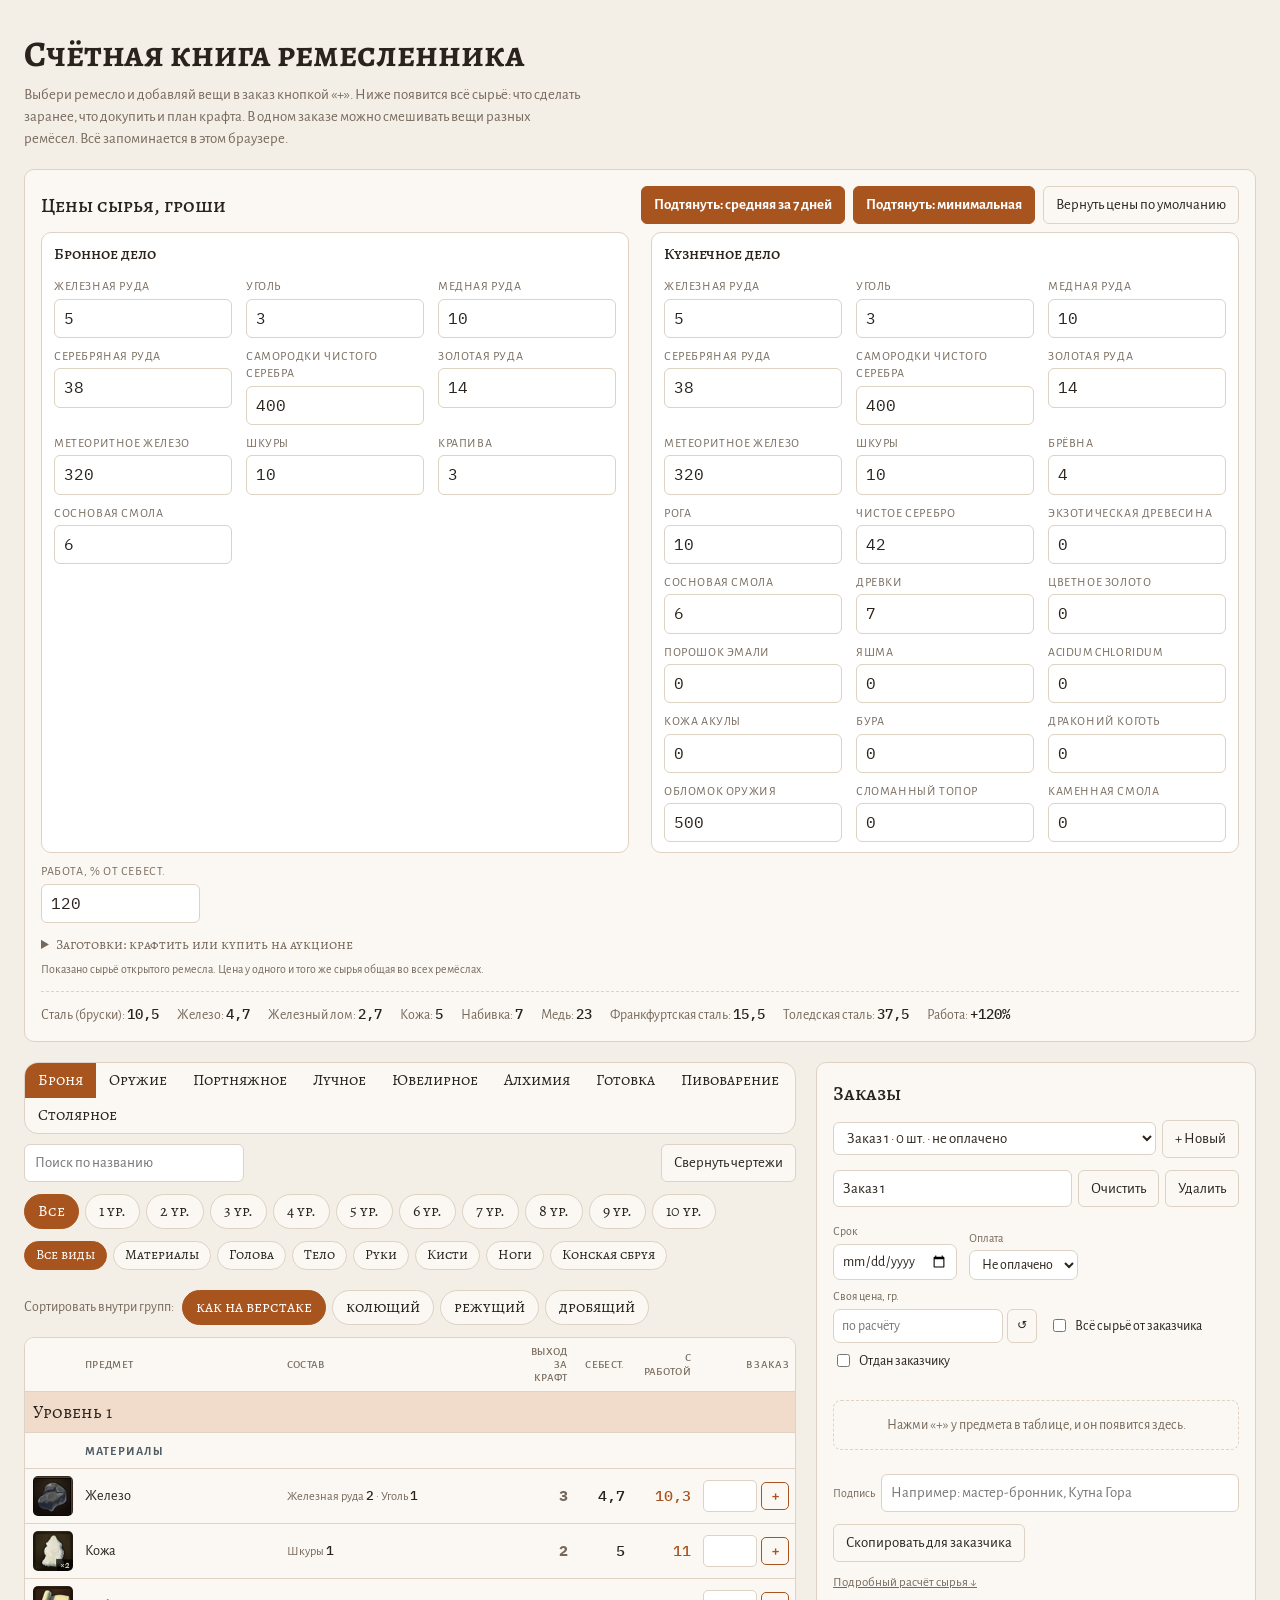
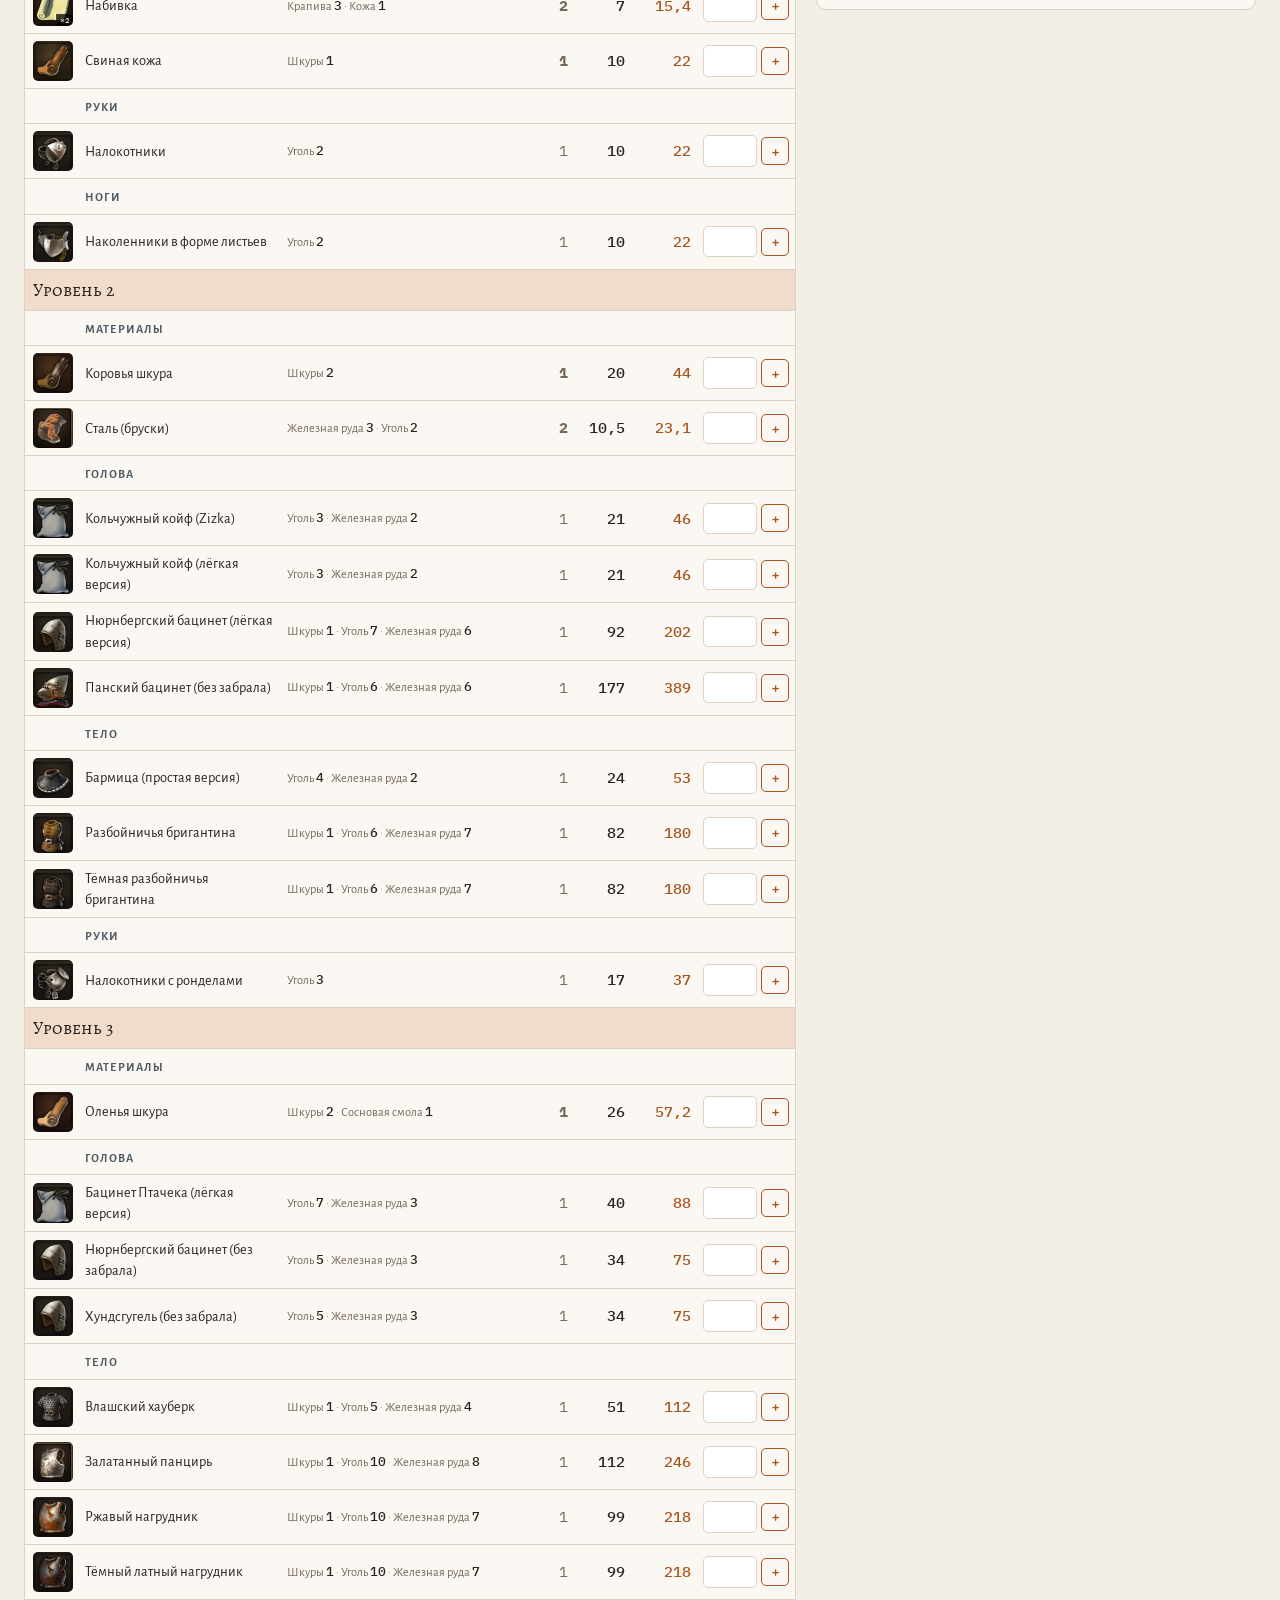
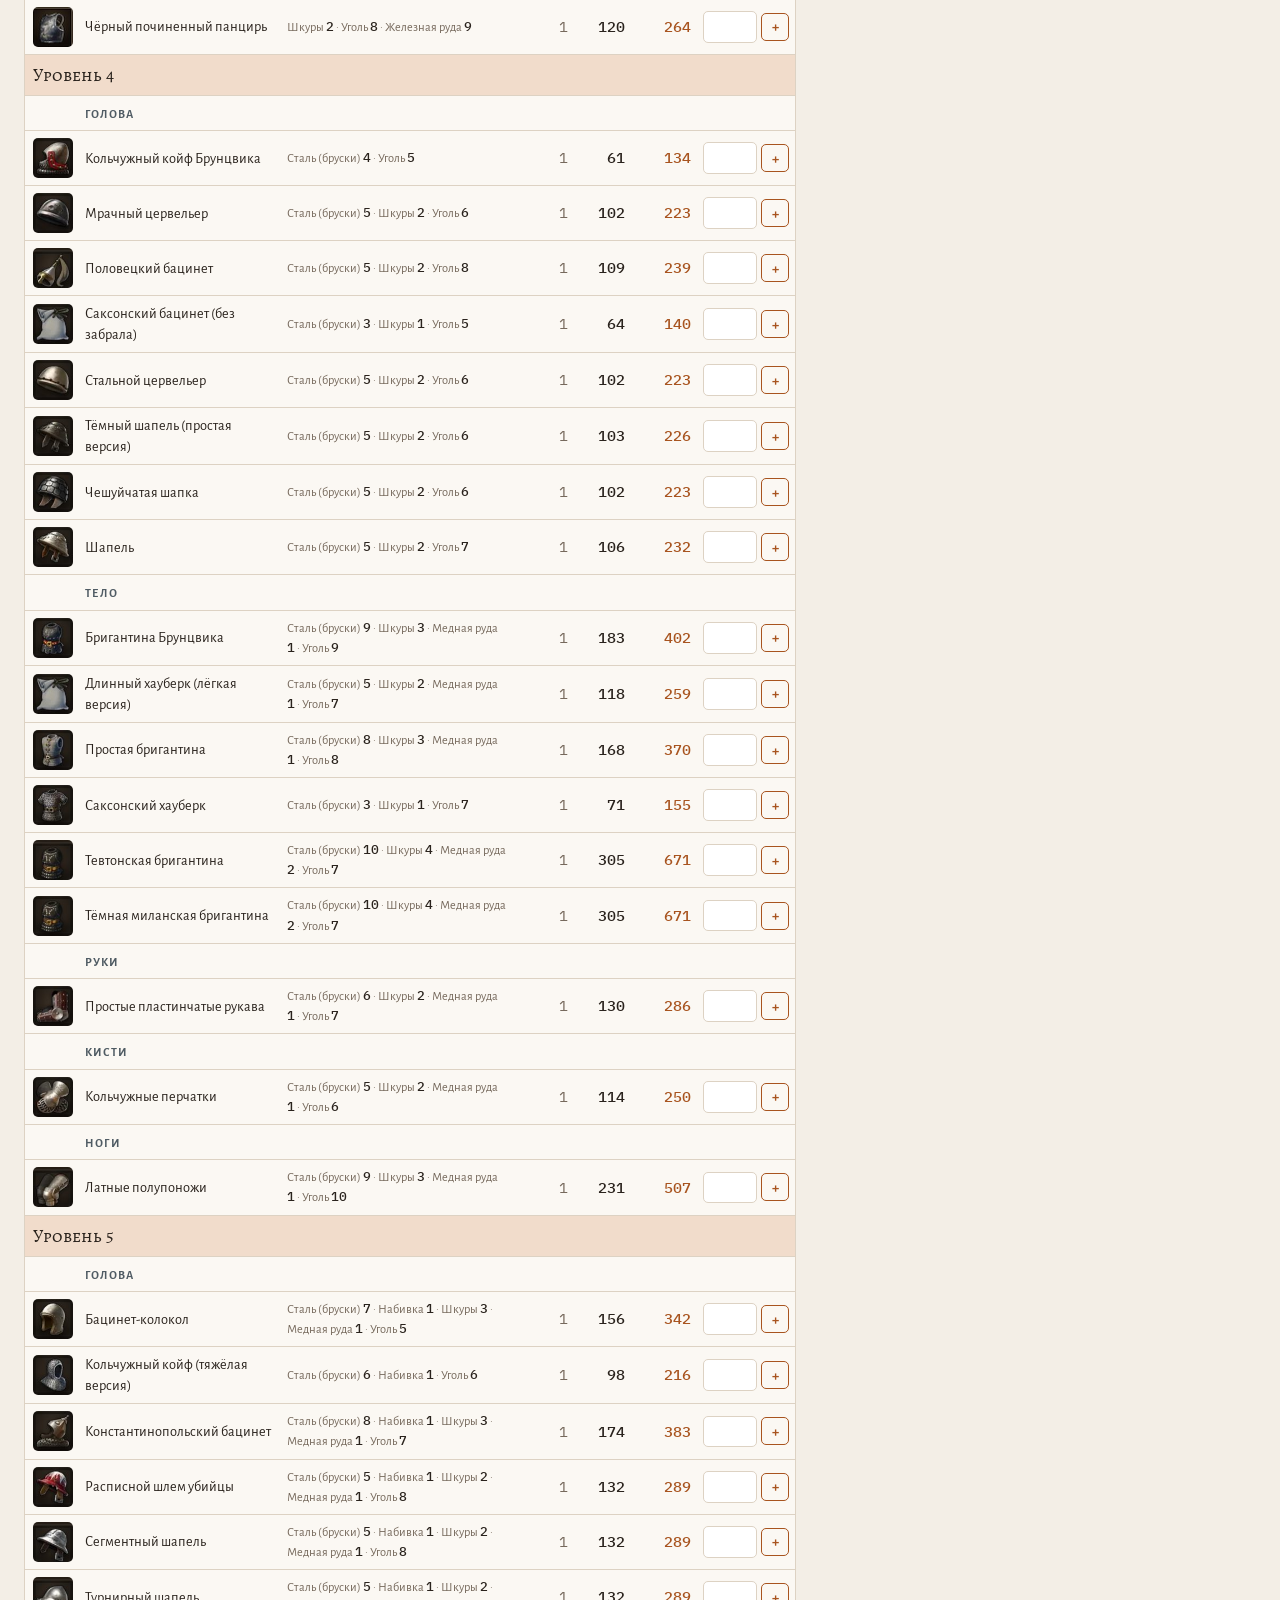
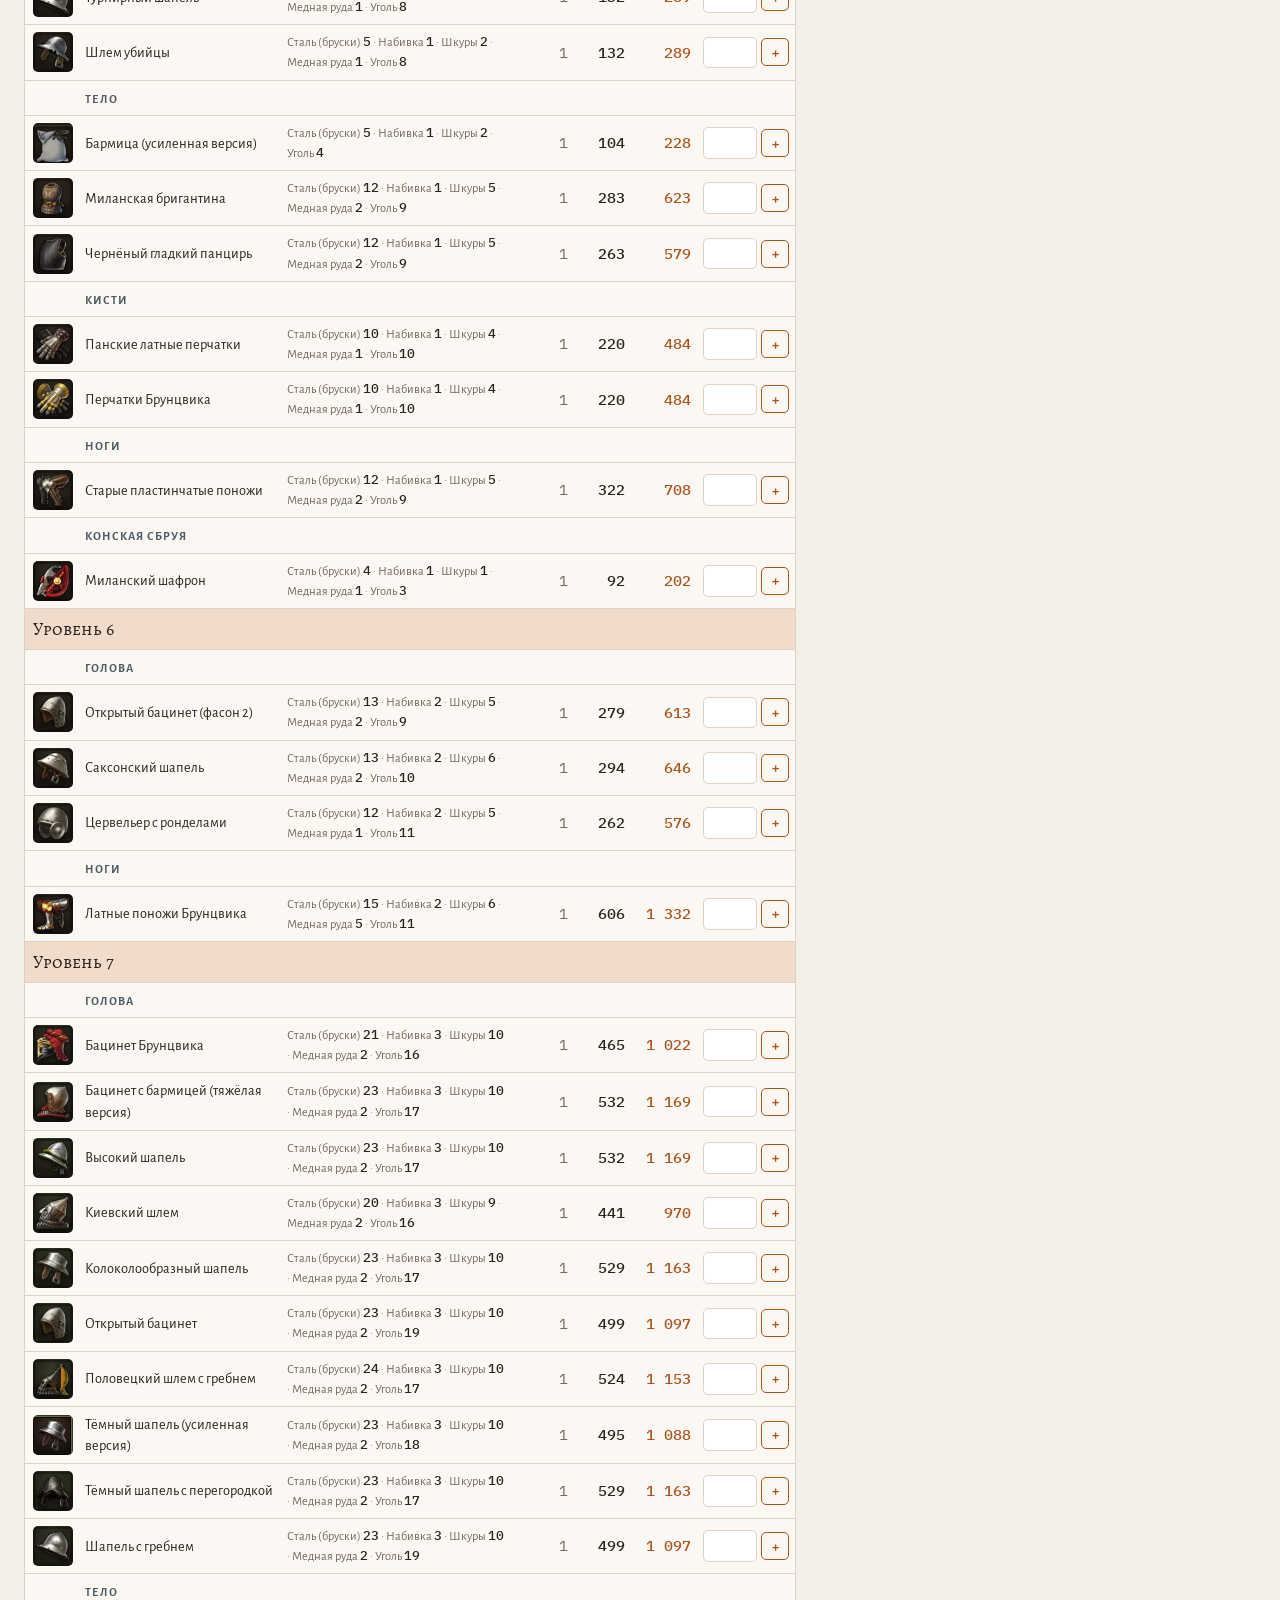
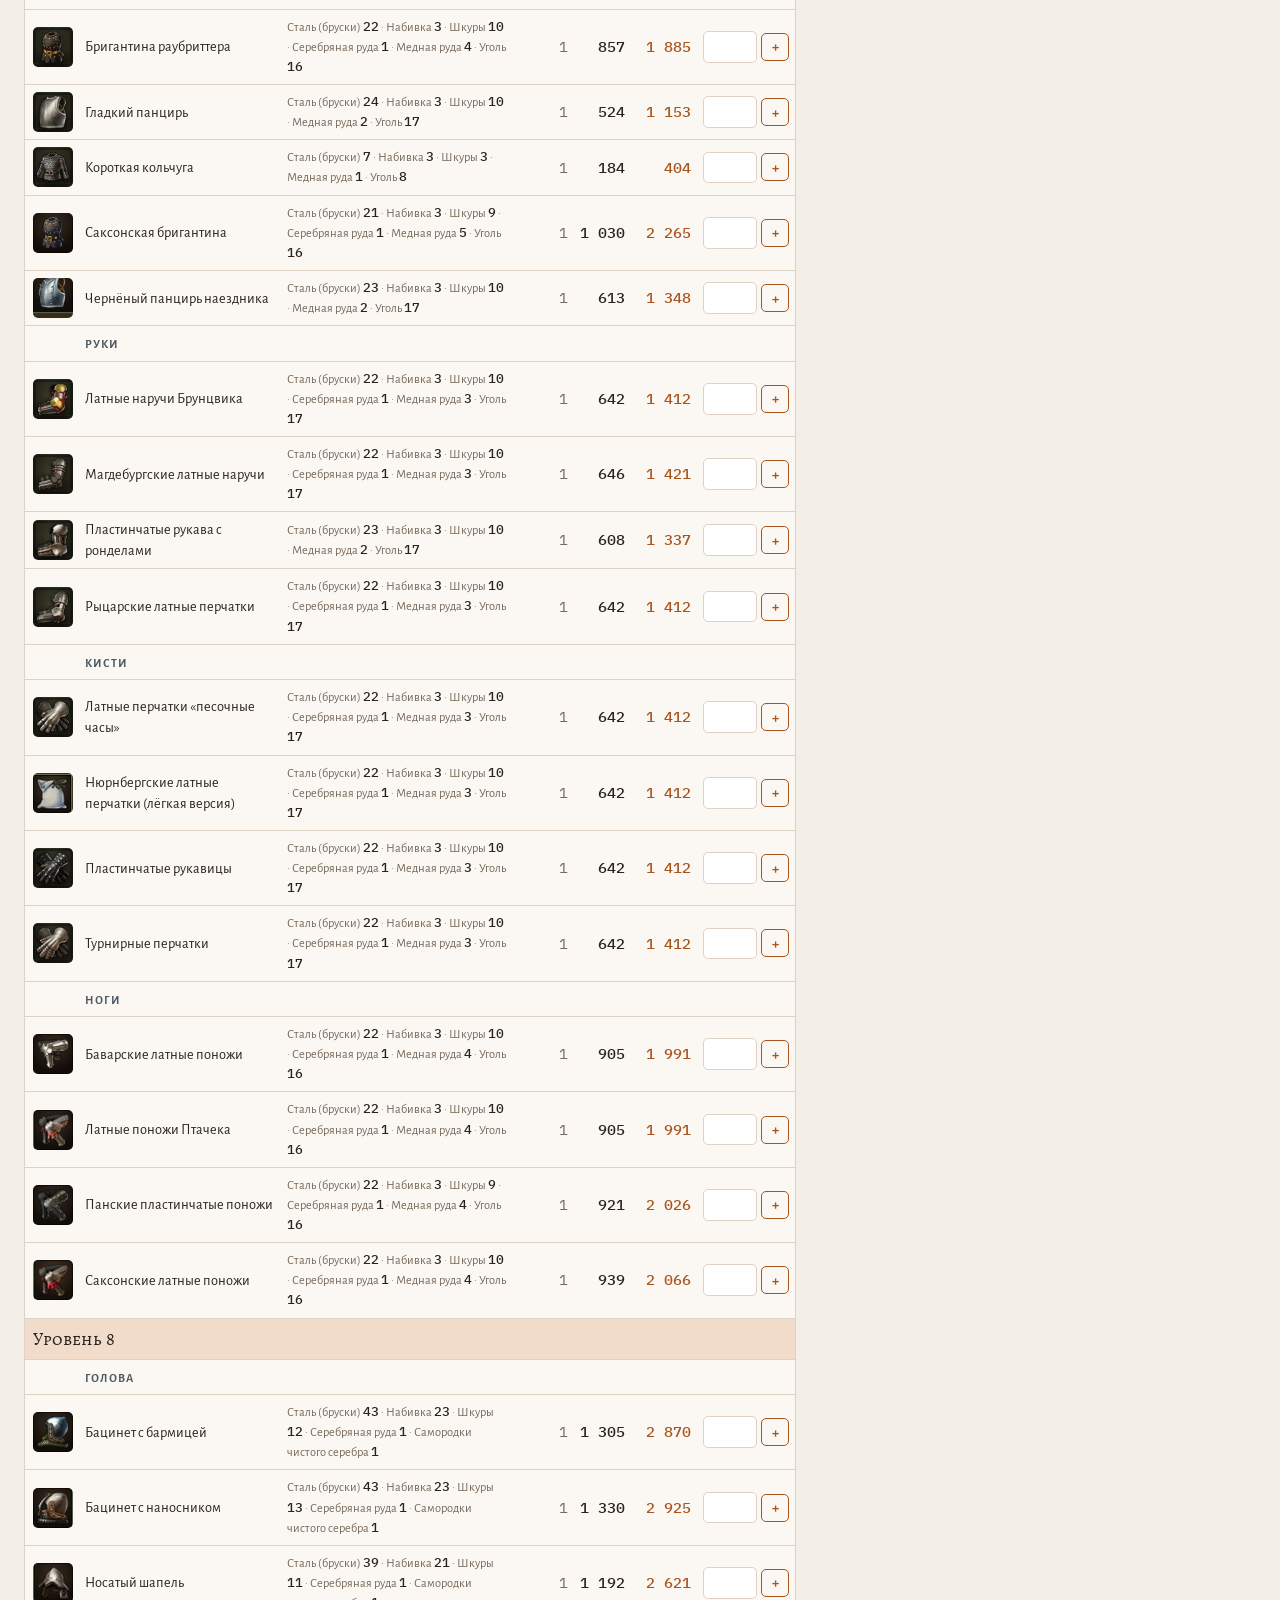
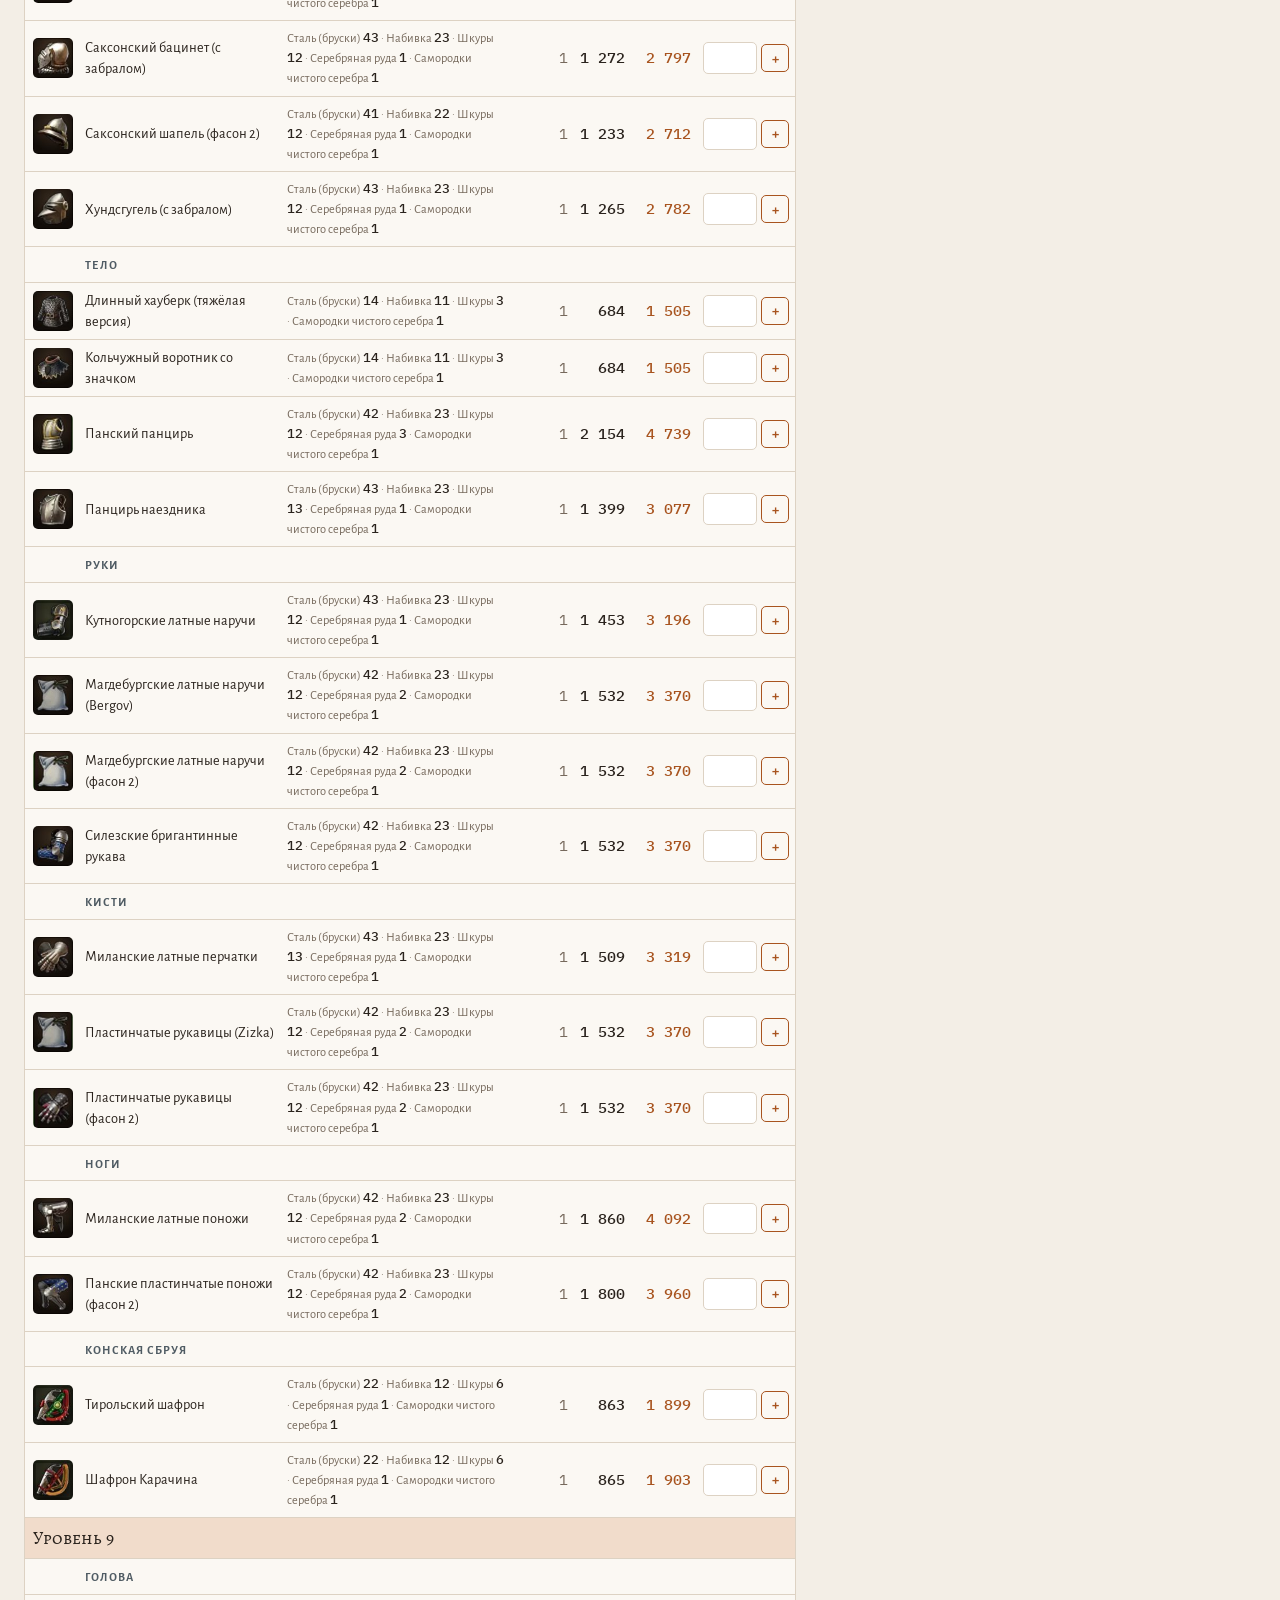
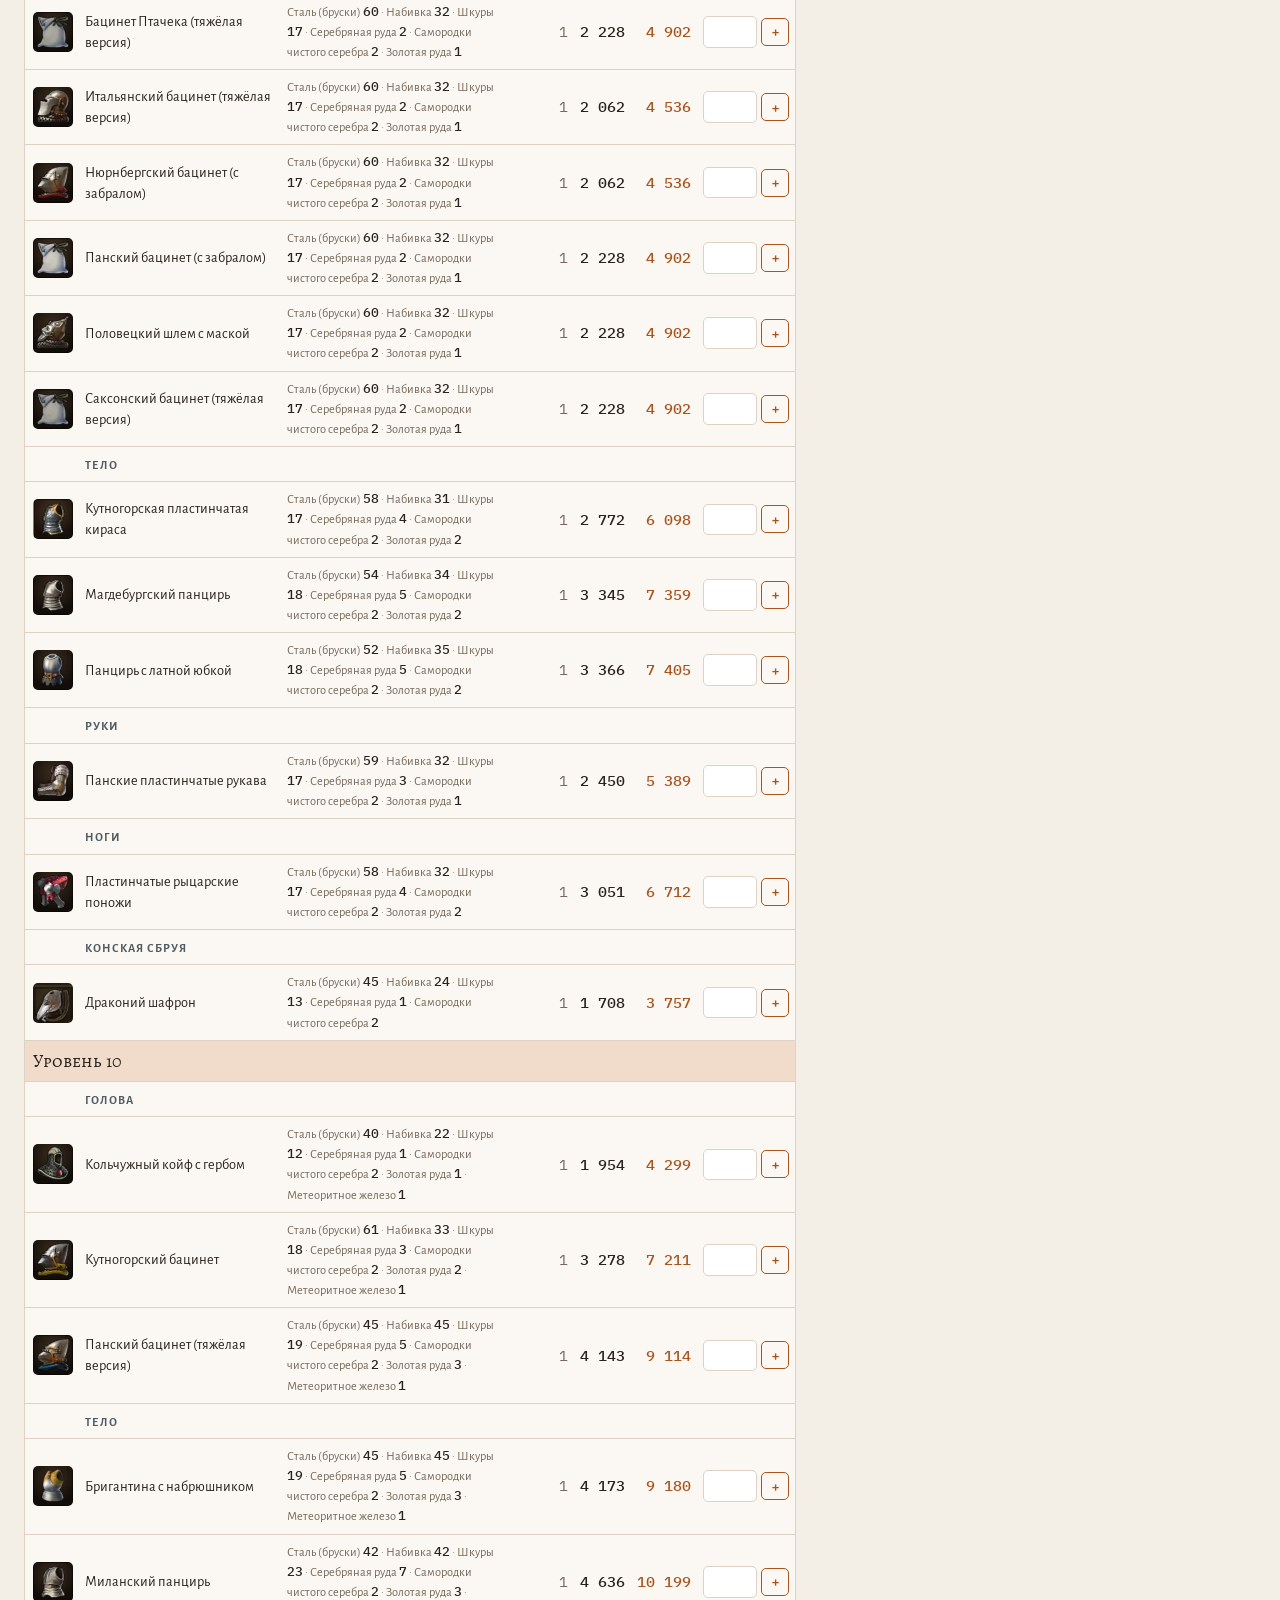
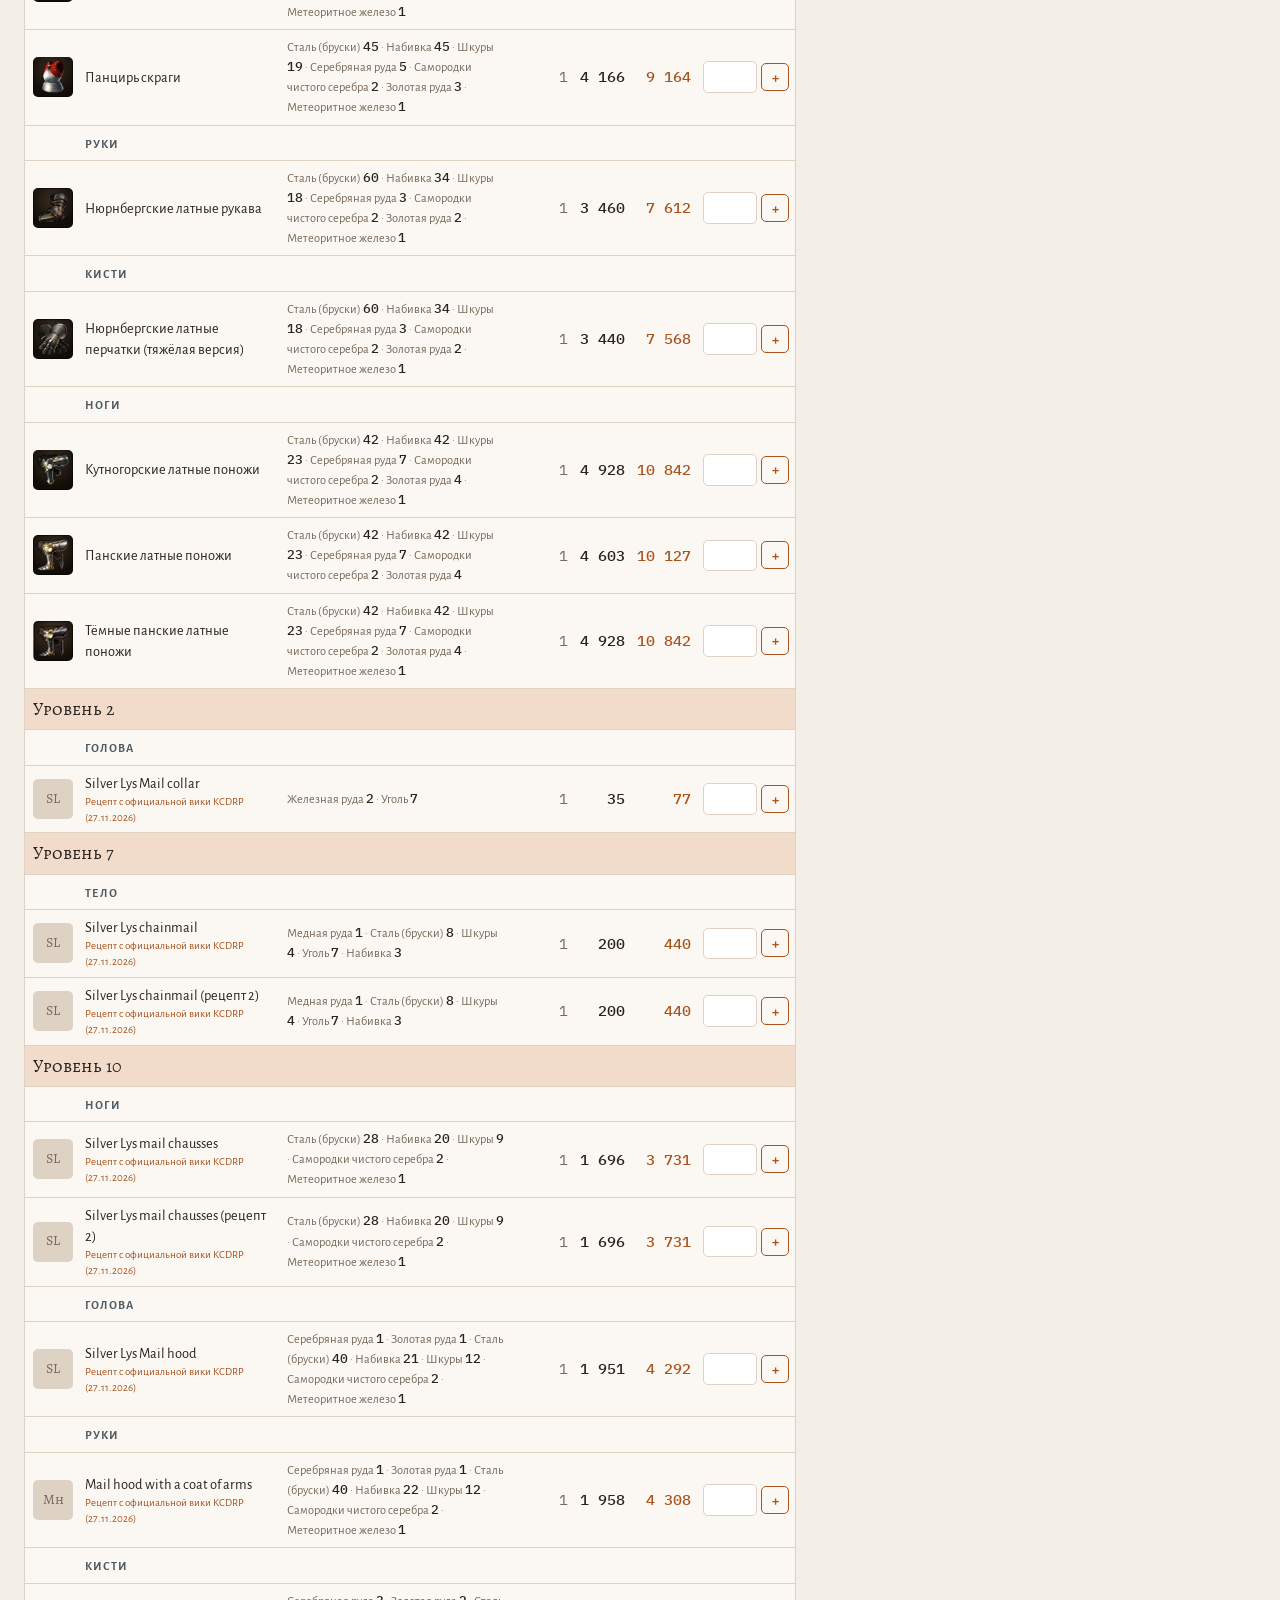
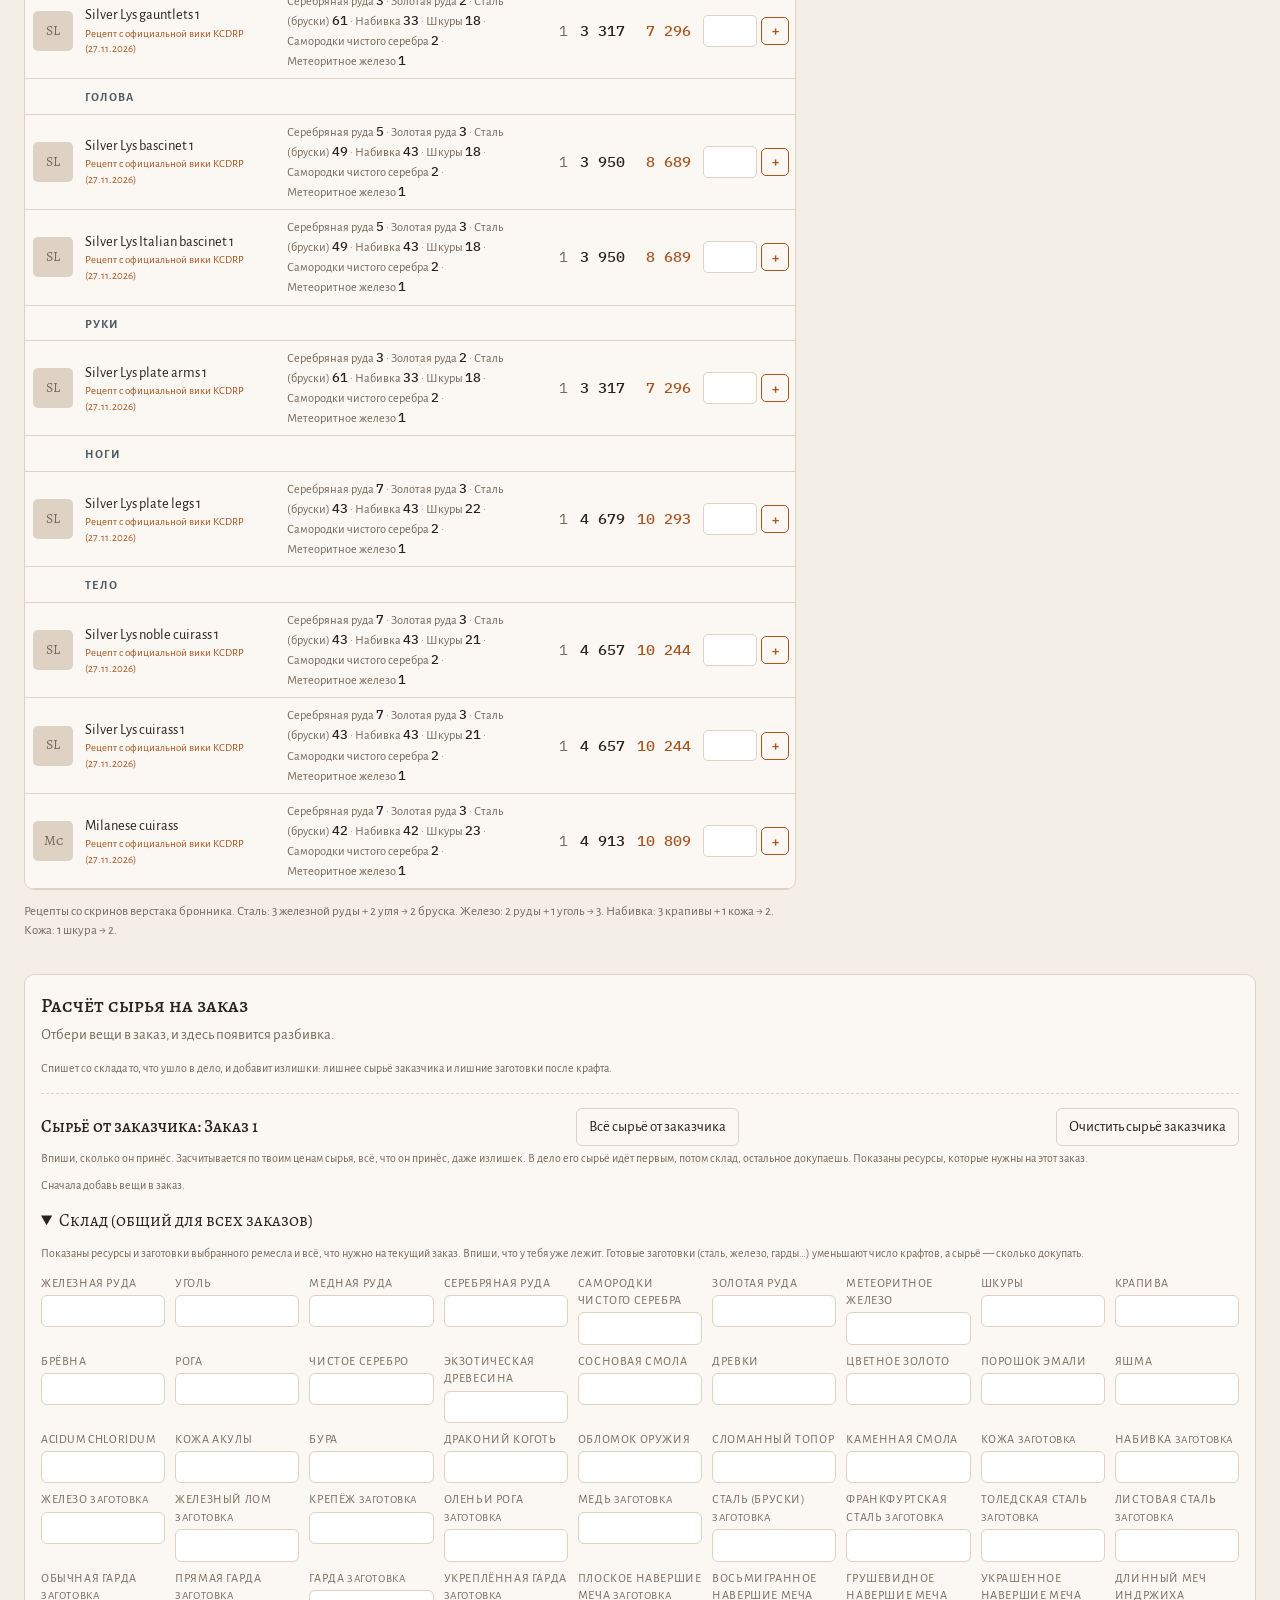
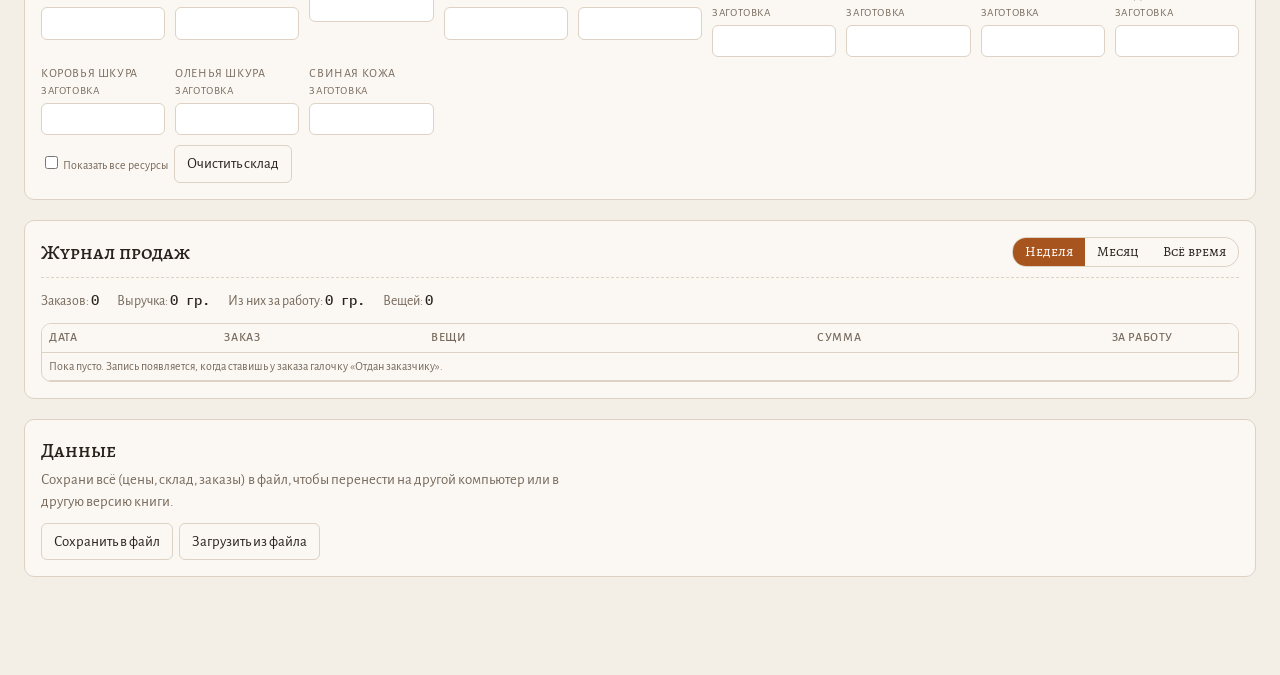
<file: old/index.html>
<!doctype html>
<html lang="ru" translate="no" class="notranslate">
<head>
<meta charset="utf-8">
<meta name="google" content="notranslate">
<meta name="viewport" content="width=device-width,initial-scale=1">
<title>Счётная книга ремесленника (старый вид)</title>
<link rel="preconnect" href="https://fonts.googleapis.com">
<link rel="stylesheet" href="https://fonts.googleapis.com/css2?family=Alegreya+SC:wght@500;700&family=Alegreya+Sans:wght@400;500;700&family=IBM+Plex+Mono:wght@400;500&display=swap">
<link rel="stylesheet" href="style.css">
</head>
<body>
<div class="wrap">
  <header>
    <h1>Счётная книга ремесленника</h1>
    <p class="sub">Выбери ремесло и добавляй вещи в заказ кнопкой «+». Ниже появится всё сырьё: что сделать заранее, что докупить и план крафта. В одном заказе можно смешивать вещи разных ремёсел. Всё запоминается в этом браузере.</p>
  </header>

  <section class="panel" aria-labelledby="ph">
    <div class="row"><h2 id="ph">Цены сырья, гроши</h2><span style="display:flex;gap:8px;flex-wrap:wrap"><button class="btn go mkfetch" data-col="1" type="button" title="Средняя цена реальных продаж на аукционе KCDRP за 7 дней">Подтянуть: средняя за 7 дней</button><button class="btn go mkfetch" data-col="0" type="button" title="Самый дешёвый лот на аукционе KCDRP сейчас">Подтянуть: минимальная</button><button class="btn" id="reset" type="button">Вернуть цены по умолчанию</button></span></div>
    <p class="hint" style="margin:0 0 8px"><span id="mkfnote"></span> <span id="mknote"></span></p><select id="mkcol" hidden><option value="0">min</option><option value="1" selected>avg</option></select>
    <div class="pgrid" id="pgrid"></div>
    <div class="prices" id="pricesm" style="margin-top:10px"></div>
    <details class="more" id="mkcmp" style="margin-top:12px"><summary>Заготовки: крафтить или купить на аукционе</summary>
      <p class="hint" style="margin:6px 0">Впиши цену заготовки на аукционе (или подтяни кнопкой вверху), и видно, что выгоднее: сделать самому из сырья по твоим ценам или купить готовое. Цена за 1 шт.</p>
      <div class="tablebox"><table class="mini"><thead><tr><th class="l">Заготовка</th><th>Крафт, за 1 шт.</th><th>Аукцион, за 1 шт.</th><th class="l">Выгоднее</th></tr></thead><tbody id="mkrows"></tbody></table></div>
    </details>
    <p class="hint" style="margin:6px 0 0">Показано сырьё открытого ремесла. Цена у одного и того же сырья общая во всех ремёслах.</p>
    <div class="derived" id="derived"></div>
  </section>

  <div class="layout">
    <div style="display:flex;flex-direction:column;gap:12px;min-width:0">
      <div class="row">
        <div class="seg" id="secs" role="group" aria-label="Ремесло"></div>
        <input class="search" id="q" type="search" placeholder="Поиск по названию" aria-label="Поиск предмета"><button class="btn" id="fold" type="button" aria-expanded="true">Свернуть чертежи</button>
      </div>
      <div class="tabs" id="tabs" role="group" aria-label="Уровень"></div>
      <div class="cats" id="cats" role="group" aria-label="Раздел"></div>
      <div class="tabs sortbar" id="dsort" role="group" aria-label="Сортировка по характеристикам"></div>
      <div class="dtip" id="dtip" hidden></div>
      <div id="catbody">
      <div class="tablebox">
        <table class="book">
          <thead><tr><th></th><th class="name">Предмет</th><th class="l">Состав</th><th>Выход за крафт</th><th>Себест.</th><th>С работой</th><th>В заказ</th></tr></thead>
          <tbody id="tb"></tbody>
        </table>
      </div>
      <p class="note" id="footnote"></p>
      </div>
    </div>

    <aside class="basket panel" id="zakaz" aria-labelledby="bh">
      <h2 id="bh">Заказы</h2>
      <div class="obar"><label class="sr" for="osel">Выбрать заказ</label><select id="osel"></select><button class="btn" id="onew" type="button">+ Новый</button></div>
      <div class="obar"><label class="sr" for="oname">Название заказа</label><input id="oname" type="text" maxlength="40" placeholder="Название, например: Ян, латы"><button class="btn" id="clearq" type="button">Очистить</button><button class="btn" id="odel" type="button">Удалить</button></div>
      <div class="ostat">
        <label>Срок<input id="odue" type="date"></label>
        <label>Оплата<select id="opay"><option value="no">Не оплачено</option><option value="pre">Предоплата</option><option value="yes">Оплачено</option></select></label>
        <label id="paidbox" hidden>Внесено, гр.<input id="opaid" type="number" min="0" step="1" inputmode="numeric" placeholder="0"></label>
        <label>Своя цена, гр.<span style="display:flex;gap:4px"><input id="omanual" type="number" min="0" step="1" inputmode="numeric" placeholder="по расчёту"><button class="btn" id="omreset" type="button" title="Вернуть цену по расчёту" style="padding:4px 9px">↺</button></span></label>
        <label class="chk"><input id="oallc" type="checkbox"> Всё сырьё от заказчика</label>
        <label class="chk"><input id="ogiven" type="checkbox"> Отдан заказчику</label>
      </div>
      <div id="tiles"></div><datalist id="varlist"></datalist>
      <div class="sum" id="bsum"></div>
      <div class="obar signrow"><label class="hint" for="sign">Подпись</label><input id="sign" type="text" maxlength="60" placeholder="Например: мастер-бронник, Кутна Гора"></div>
      <div class="obar"><button class="btn" id="copyc" type="button">Скопировать для заказчика</button><span class="hint" id="copynote"></span></div>
      <textarea id="copytxt" hidden readonly rows="7" aria-label="Текст для заказчика"></textarea>
      <a class="note" href="#raschet">Подробный расчёт сырья ↓</a>
    </aside>
  </div>

  <section class="panel" id="raschet" aria-labelledby="rh">
    <h2 id="rh">Расчёт сырья на заказ</h2>
    <p class="sub" id="rempty">Отбери вещи в заказ, и здесь появится разбивка.</p>
    <div class="bd" id="bd" hidden>
      <div style="min-width:0">
        <h3>1. Что сделать заранее</h3>
        <div class="tablebox"><table class="mini"><thead><tr><th class="l">Заготовка</th><th>Нужно</th><th>От заказчика</th><th>Со склада</th><th>Сделать</th><th class="l">Крафтов и из чего</th></tr></thead><tbody id="mid"></tbody></table></div>
        <p class="hint">Заготовки делают партиями (сталь по 2, железо по 3, крепёж по 5 и т.д.), поэтому иногда выходит больше, чем нужно. Излишек после «Заказ выполнен» уходит на склад.</p>
      </div>
      <div style="min-width:0">
        <h3>2. Сырьё: сколько нужно и сколько докупить</h3>
        <div class="tablebox"><table class="mini"><thead><tr><th class="l">Ресурс</th><th>Всего</th><th>От заказчика</th><th>Со склада</th><th>Докупить</th><th>Гроши</th></tr></thead><tbody id="raw"></tbody></table></div>
        <p class="hint">«Всего» — сколько сырья уйдёт на заказ, если делать всё с нуля. «Докупить» учитывает склад, в том числе готовые заготовки: если сталь уже лежит, руду на неё докупать не надо. Нажми на название ресурса, чтобы его не считать (например, добываешь сам): он уйдёт из «докупить» и из себестоимости.</p>
      </div>
    </div>
    <div class="obar" style="margin-top:14px"><button class="btn" id="odone" type="button" hidden>Заказ выполнен: списать со склада</button><button class="btn" id="oundo" type="button" hidden>Отменить выполнение</button><span class="hint" id="odonenote"></span></div>
    <div class="cbox">
      <div class="row"><h3 style="margin:0">Сырьё от заказчика: <span id="cname"></span></h3><button class="btn" id="callc" type="button">Всё сырьё от заказчика</button><button class="btn" id="cclear" type="button">Очистить сырьё заказчика</button></div>
      <p class="hint" style="margin:4px 0 10px">Впиши, сколько он принёс. Засчитывается по твоим ценам сырья, всё, что он принёс, даже излишек. В дело его сырьё идёт первым, потом склад, остальное докупаешь. Показаны ресурсы, которые нужны на этот заказ.</p>
      <div class="client" id="client"></div>
      <p id="csum" style="margin:10px 0 0;font-size:14px"></p>
    </div>
    <details style="margin-top:14px" open>
      <summary>Склад (общий для всех заказов)</summary>
      <p class="hint">Показаны ресурсы и заготовки выбранного ремесла и всё, что нужно на текущий заказ. Впиши, что у тебя уже лежит. Готовые заготовки (сталь, железо, гарды…) уменьшают число крафтов, а сырьё — сколько докупать.</p>
      <div class="stock" id="stock"></div>
      <div class="obar" style="margin-top:10px"><label class="hint"><input type="checkbox" id="sall"> Показать все ресурсы</label><button class="btn" id="sclear" type="button">Очистить склад</button></div>
    </details>
  </section>

  <section class="panel" aria-labelledby="jh">
    <div class="row"><h2 id="jh">Журнал продаж</h2><div class="seg" id="jper" role="group" aria-label="Период"><button type="button" data-p="week">Неделя</button><button type="button" data-p="month">Месяц</button><button type="button" data-p="all">Всё время</button></div></div>
    <div class="derived" id="jsum" style="margin-top:10px"></div>
    <p class="hint" id="jtop"></p>
    <div class="tablebox"><table class="mini"><thead><tr><th class="l">Дата</th><th class="l">Заказ</th><th class="l">Вещи</th><th>Сумма</th><th>За работу</th><th></th></tr></thead><tbody id="jlist"></tbody></table></div>
  </section>

  <section class="panel" aria-labelledby="dh">
    <h2 id="dh">Данные</h2>
    <p class="sub">Сохрани всё (цены, склад, заказы) в файл, чтобы перенести на другой компьютер или в другую версию книги.</p>
    <div class="obar" style="margin-top:10px"><button class="btn" id="dsave" type="button">Сохранить в файл</button><label class="btn" for="dload">Загрузить из файла</label><input id="dload" type="file" accept=".json,application/json" style="position:absolute;width:1px;height:1px;opacity:0"><span class="hint" id="datanote"></span></div>
  </section>
</div>

<div class="mbar"><div><span class="note">Заказ</span> <b class="num" id="mTot">0 гр.</b></div><a href="#zakaz">К заказу ↑</a></div>
<script src="../data.js"></script>
<script src="../app.js"></script>
</body>
</html>
</file>
<file: old/style.css>
/* Layout: smith's ledger — prices on top; recipe book left, order basket pinned right; order breakdown (intermediates vs raw) below. */
:root{
  --bg:#f3eee6; --paper:#fbf8f3; --ink:#2a231d; --muted:#76695c; --line:#ddd2c3;
  --copper:#a8541f; --copper-soft:#f1dccb; --steel:#4f5b63; --good:#2f7a4b; --good-soft:#dcefe2;
  --warn:#9a3b1c; --field:#ffffff;
  --f-display:"Alegreya SC", Georgia, serif;
  --f-body:"Alegreya Sans", "Segoe UI", system-ui, sans-serif;
  --f-num:"IBM Plex Mono", ui-monospace, Menlo, monospace;
}
@media (prefers-color-scheme: dark){:root:not([data-theme="light"]){
  --bg:#1b1815; --paper:#24201c; --ink:#ece4d8; --muted:#a3968a; --line:#3a332c;
  --copper:#e08a4f; --copper-soft:#3e2a1d; --steel:#9fb0ba; --good:#6cc28f; --good-soft:#1f3328; --warn:#f08a64; --field:#2c2722; color-scheme:dark}}
:root[data-theme="dark"]{
  --bg:#1b1815; --paper:#24201c; --ink:#ece4d8; --muted:#a3968a; --line:#3a332c;
  --copper:#e08a4f; --copper-soft:#3e2a1d; --steel:#9fb0ba; --good:#6cc28f; --good-soft:#1f3328; --warn:#f08a64; --field:#2c2722; color-scheme:dark}
*{box-sizing:border-box}
body{background:var(--bg);color:var(--ink);font-family:var(--f-body);font-size:15px;line-height:1.45;
  padding-left:max(16px,env(safe-area-inset-left,0px));padding-right:max(16px,env(safe-area-inset-right,0px));padding-block:20px 90px}
.wrap{max-width:1880px;margin:0 auto;display:flex;flex-direction:column;gap:20px}
h1{font-family:var(--f-display);font-weight:700;font-size:clamp(26px,4vw,36px);margin:0;text-wrap:balance}
h2{font-family:var(--f-display);font-weight:500;font-size:20px;margin:0}
h3{font-family:var(--f-display);font-weight:500;font-size:17px;margin:0 0 8px}
.sub{color:var(--muted);margin:4px 0 0;max-width:70ch}
.num{font-family:var(--f-num);font-variant-numeric:tabular-nums}
.panel{background:var(--paper);border:1px solid var(--line);border-radius:10px;padding:16px;min-width:0}
.prices{display:grid;grid-template-columns:repeat(auto-fill,minmax(140px,1fr));gap:10px 14px;margin-top:12px}
.pf label{display:block;font-size:12px;color:var(--muted);text-transform:uppercase;letter-spacing:.05em;margin-bottom:3px}
.pf input,.pf select{width:100%;font:inherit;font-family:var(--f-num);font-size:16px;padding:7px 9px;border:1px solid var(--line);border-radius:6px;background:var(--field);color:var(--ink)}
input:focus,select:focus,button:focus-visible{outline:2px solid var(--copper);outline-offset:1px}
.derived{display:flex;flex-wrap:wrap;gap:8px 18px;margin-top:12px;padding-top:12px;border-top:1px dashed var(--line);color:var(--muted);font-size:14px}
.derived b{color:var(--ink);font-family:var(--f-num);font-weight:500}
.row{display:flex;flex-wrap:wrap;gap:10px;align-items:center;justify-content:space-between}
.tabs{display:flex;flex-wrap:wrap;gap:6px}
.tab{font:inherit;font-family:var(--f-display);font-size:16px;padding:5px 13px;border:1px solid var(--line);background:var(--paper);color:var(--ink);border-radius:999px;cursor:pointer}
.tab[aria-pressed="true"]{background:var(--copper);border-color:var(--copper);color:#fff}
.btn{font:inherit;padding:7px 12px;border:1px solid var(--line);background:var(--paper);color:var(--ink);border-radius:6px;cursor:pointer}
.btn:hover{border-color:var(--copper)}
.search{font:inherit;padding:7px 10px;border:1px solid var(--line);border-radius:6px;background:var(--field);color:var(--ink);min-width:0;width:220px;max-width:100%}
.layout{display:grid;grid-template-columns:minmax(0,1fr) 440px;gap:20px;align-items:start}
@media (max-width:1250px){.layout{grid-template-columns:minmax(0,1fr)}}
.tablebox{overflow-x:auto;background:var(--paper);border:1px solid var(--line);border-radius:10px}
table{border-collapse:collapse;width:100%}
.book{width:100%}
@media (max-width:820px){.book{min-width:820px}}
th,td{padding:7px 6px;border-bottom:1px solid var(--line);text-align:right;vertical-align:middle}
th{font-size:12px;text-transform:uppercase;letter-spacing:.05em;color:var(--muted);font-weight:500;background:var(--paper)}
td.name,th.name,td.l,th.l{text-align:left}
td.name{min-width:170px}
.book td:first-child{width:52px;padding-left:8px}
.book th{font-size:11px;letter-spacing:.03em;line-height:1.2}
tr.lvl td{background:var(--copper-soft);font-family:var(--f-display);font-size:18px;text-align:left}
tr.cat td{text-align:left;font-size:12px;text-transform:uppercase;letter-spacing:.08em;color:var(--steel);padding-top:10px;font-weight:700}
tr.best td{background:var(--good-soft)}
tr.picked td.name{box-shadow:inset 3px 0 0 var(--copper)}
.ic{width:40px;height:40px;min-width:40px;max-width:none;flex:none;border-radius:5px;display:block;object-fit:cover;background:var(--line)}
.ic.none{display:flex;align-items:center;justify-content:center;color:var(--muted);font-family:var(--f-display);font-size:14px}
.en{font-weight:700}.ru{color:var(--muted);font-size:13px}
.res{color:var(--muted)} .res.z{color:var(--line)}
.cost{font-weight:500} .sell{color:var(--copper);font-weight:500}
.tag{display:inline-block;font-size:11px;padding:1px 7px;border-radius:999px;background:var(--good);color:#fff;margin-left:6px;vertical-align:1px}
.qcell{display:flex;gap:4px;align-items:center;justify-content:flex-end}
.qty{width:54px;font:inherit;font-family:var(--f-num);padding:4px 6px;border:1px solid var(--line);border-radius:5px;background:var(--field);color:var(--ink);text-align:right}
.add{font:inherit;width:28px;height:28px;border:1px solid var(--copper);background:transparent;color:var(--copper);border-radius:5px;cursor:pointer;font-weight:700;line-height:1}
.add:hover{background:var(--copper);color:#fff}
/* basket */
.basket{position:static;display:flex;flex-direction:column;gap:12px}
@media (max-width:1250px){.basket{position:static;max-height:none}}
.tiles{display:grid;grid-template-columns:repeat(auto-fill,minmax(88px,1fr));gap:8px}
.tile{position:relative;border:1px solid var(--line);border-radius:8px;padding:6px;background:var(--field);display:flex;flex-direction:column;align-items:center;gap:4px;min-width:0}
.tile .ic{width:56px;height:56px;min-width:56px}
.tile .tn{font-size:11px;line-height:1.2;text-align:center;color:var(--muted);overflow:hidden;display:-webkit-box;-webkit-line-clamp:2;-webkit-box-orient:vertical;min-height:2.4em}
.tile .badge{position:absolute;top:4px;right:4px;background:var(--copper);color:#fff;font-family:var(--f-num);font-size:12px;border-radius:999px;padding:0 6px;min-width:20px;text-align:center}
.tile .lv{position:absolute;top:4px;left:4px;font-size:10px;color:var(--muted);font-family:var(--f-num)}
.tile .ctl{display:flex;gap:3px}
.tile .ctl button{font:inherit;width:24px;height:22px;border:1px solid var(--line);background:var(--paper);color:var(--ink);border-radius:4px;cursor:pointer;font-size:13px;line-height:1;padding:0}
.tile .ctl button:hover{border-color:var(--copper)}
.empty{color:var(--muted);font-size:14px;border:1px dashed var(--line);border-radius:8px;padding:14px;text-align:center}
.sum{display:grid;grid-template-columns:1fr auto;gap:4px 10px;font-size:14px}
.sum .k{color:var(--muted)} .sum .v{font-family:var(--f-num);text-align:right}
.sum .big{font-size:18px;font-weight:500;color:var(--ink)}
/* breakdown */
.bd{display:grid;grid-template-columns:minmax(0,1fr) minmax(0,1.6fr);gap:16px}
@media (max-width:900px){.bd{grid-template-columns:minmax(0,1fr)}}
.mini{min-width:420px}
.mini td,.mini th{padding:5px 7px}
.hint{font-size:12px;color:var(--muted)}
.buy{color:var(--warn);font-weight:500}
.ok{color:var(--good)}
.stock{display:grid;grid-template-columns:repeat(auto-fill,minmax(118px,1fr));gap:8px 10px}
.stock .pf input{font-size:14px;padding:5px 7px}
details>summary{cursor:pointer;font-family:var(--f-display);font-size:17px}
.xpctl{display:flex;flex-wrap:wrap;gap:12px;align-items:end;margin-top:10px}
.xpctl .pf{width:170px}
.xplist{display:flex;flex-direction:column;gap:6px;margin-top:10px}
.xpi{display:grid;grid-template-columns:40px minmax(0,1fr) auto;gap:10px;align-items:center;padding:8px;border:1px solid var(--line);border-radius:8px}
.xpi.first{border-color:var(--good);background:var(--good-soft)}
.facts{display:flex;flex-wrap:wrap;gap:4px 14px;font-size:13px;color:var(--muted)}
.facts b{color:var(--ink);font-family:var(--f-num);font-weight:500}
.note{font-size:13px;color:var(--muted)}
.mbar{display:none}
#copytxt{width:100%;font:inherit;font-size:13px;padding:8px;border:1px solid var(--line);border-radius:6px;background:var(--field);color:var(--ink);resize:vertical}
.plan{margin:8px 0 0;padding-left:22px;display:flex;flex-direction:column;gap:4px}
.plan label{cursor:pointer}
.plan li.ok-step{color:var(--muted);text-decoration:line-through}
.shotbox{margin-top:14px;padding-top:12px;border-top:1px dashed var(--line)}
.drop{display:flex;gap:10px;align-items:center;flex-wrap:wrap;border:2px dashed var(--line);border-radius:8px;padding:12px}
.drop.over{border-color:var(--copper);background:var(--copper-soft)}
.btn.go{background:var(--copper);border-color:var(--copper);color:#fff;font-weight:700}
.btn.go:disabled{opacity:.45;cursor:default}
.rtog{font:inherit;background:none;border:0;padding:0;color:var(--ink);cursor:pointer;text-align:left;text-decoration:underline dotted;text-underline-offset:3px}
.rtog:hover{color:var(--copper)}
tr.offrow td{color:var(--muted)} tr.offrow .rtog{text-decoration:line-through;color:var(--muted)}
.obar{display:flex;gap:6px;align-items:center;flex-wrap:wrap}
.obar select,.obar input{flex:1 1 140px;min-width:0;font:inherit;padding:7px 9px;border:1px solid var(--line);border-radius:6px;background:var(--field);color:var(--ink)}
.btn[data-armed]{border-color:var(--warn);color:var(--warn)}
.cbox{margin-top:16px;padding-top:14px;border-top:1px dashed var(--line)}
.client{display:grid;grid-template-columns:repeat(auto-fill,minmax(230px,1fr));gap:6px 14px}
.cres{display:grid;grid-template-columns:minmax(0,1fr) 64px 72px;gap:6px;align-items:center}
.cres .cl{font-size:13px;color:var(--muted)}
.cres input{width:100%;font:inherit;font-family:var(--f-num);font-size:14px;padding:5px 6px;border:1px solid var(--line);border-radius:5px;background:var(--field);color:var(--ink);text-align:right}
.cres .cp{font-size:13px;color:var(--muted);text-align:right;white-space:nowrap}
.sr{position:absolute;width:1px;height:1px;overflow:hidden;clip:rect(0 0 0 0);white-space:nowrap}
@media (max-width:1250px){
  .mbar{display:flex;position:fixed;left:0;right:0;bottom:0;z-index:5;gap:12px;align-items:center;justify-content:space-between;background:var(--paper);border-top:2px solid var(--copper);
    padding:10px max(16px,env(safe-area-inset-right,0px)) calc(10px + env(safe-area-inset-bottom,0px)) max(16px,env(safe-area-inset-left,0px))}
  .mbar a{color:var(--copper);font-weight:700}
}
@media (max-width:520px){.xpi{grid-template-columns:40px minmax(0,1fr)} .xpi .facts.r{grid-column:1/-1}}
@media (prefers-reduced-motion:reduce){*{transition:none!important}}
.sortbar{margin-top:8px;align-items:center}
.sortlbl{color:var(--muted);font-size:14px;margin-right:2px}
tr[data-tip]{cursor:default}
.dtip{position:fixed;z-index:50;width:250px;pointer-events:none;background:var(--paper);border:1px solid var(--line);border-radius:8px;padding:10px 12px;box-shadow:0 6px 20px rgba(0,0,0,.25);font-size:14px}
.dt-n{font-family:var(--f-display);font-size:17px;line-height:1.2}
.dt-s{color:var(--muted);font-size:12.5px;margin-bottom:6px}
.dt-h{font-size:11.5px;text-transform:uppercase;letter-spacing:.06em;color:var(--copper);margin:4px 0 3px}
.dt-r{display:grid;grid-template-columns:78px 36px 1fr;align-items:center;gap:6px;margin:2px 0}
.dt-r b{font-family:var(--f-num);font-weight:500;text-align:right}
.dt-r i{display:block;height:6px;background:var(--line);border-radius:3px;overflow:hidden}
.dt-r u{display:block;height:100%;background:var(--copper)}
.dt-w{margin-top:6px;padding-top:6px;border-top:1px dashed var(--line);color:var(--muted)}
.dt-w b{color:var(--ink);font-family:var(--f-num);font-weight:500}
.dt-f,.dt-none{color:var(--muted);font-size:12px;margin-top:4px}

/* --- разметка заказа, сортировка, подсказки --- */
.seg{display:inline-flex;flex-wrap:wrap;border:1px solid var(--line);border-radius:14px;overflow:hidden;background:var(--paper)}
.seg button{font:inherit;font-family:var(--f-display);font-size:16px;padding:6px 13px;border:0;background:transparent;color:var(--ink);cursor:pointer}
.seg button[aria-pressed="true"]{background:var(--copper);color:#fff}
.cats{display:flex;flex-wrap:wrap;gap:6px}
.cats .tab{font-size:14px;padding:3px 11px}
td.comp{text-align:left;font-size:12.5px;line-height:1.45;color:var(--muted);min-width:200px;max-width:340px}
td.comp b{color:var(--ink);font-weight:500;font-family:var(--f-num)}
.warn{color:var(--copper)}
.flag{font-size:11px;color:var(--copper)}
details.more summary{cursor:pointer;color:var(--muted);font-size:14px;margin-top:8px}
.signrow input{min-width:0;flex:1}
[hidden]{display:none!important}
.pgrid{display:grid;grid-template-columns:repeat(auto-fit,minmax(320px,1fr));gap:14px 22px;margin-top:8px}
.pgrid>div{min-width:0;border:1px solid var(--line);border-radius:10px;padding:10px 12px;background:var(--field)}
.ph3{margin:0 0 8px;font-size:16px}
.mkin{width:90px;font:inherit;font-size:13px;padding:4px 6px;border:1px solid var(--line);border-radius:6px;background:var(--field);color:var(--ink);text-align:right}
.rtag{font-size:11px;color:var(--muted)}
.ostat{display:flex;flex-wrap:wrap;gap:8px 12px;align-items:flex-end;margin:4px 0 10px}
.ostat label{display:flex;flex-direction:column;gap:3px;font-size:12px;color:var(--muted);min-width:0}
.ostat input,.ostat select{font:inherit;font-size:14px;padding:6px 8px;border:1px solid var(--line);border-radius:7px;background:var(--field);color:var(--ink);min-width:0;max-width:170px}
.ostat label.chk{flex-direction:row;align-items:center;gap:6px;font-size:14px;color:var(--ink);padding-bottom:7px}
.ostat label.chk input{width:auto}
.ostat label[hidden]{display:none}
.tile .var{width:100%;min-width:0;font:inherit;font-size:11px;padding:3px 5px;border:1px solid var(--line);border-radius:5px;background:var(--paper);color:var(--ink);text-align:center}
#jper button{font-size:14px;padding:4px 12px}
.jdel{padding:2px 8px;font-size:13px}
.jnote{display:block;width:100%;margin-top:4px;font:inherit;font-size:12.5px;padding:3px 6px;border:1px dashed var(--line);border-radius:5px;background:transparent;color:var(--ink)}
.jnote:focus{border-style:solid;background:var(--field)}
.dt-fx{font-size:13.5px;line-height:1.4;margin:2px 0 2px}
.dtip:has(.dt-fx){width:320px}
</file>
